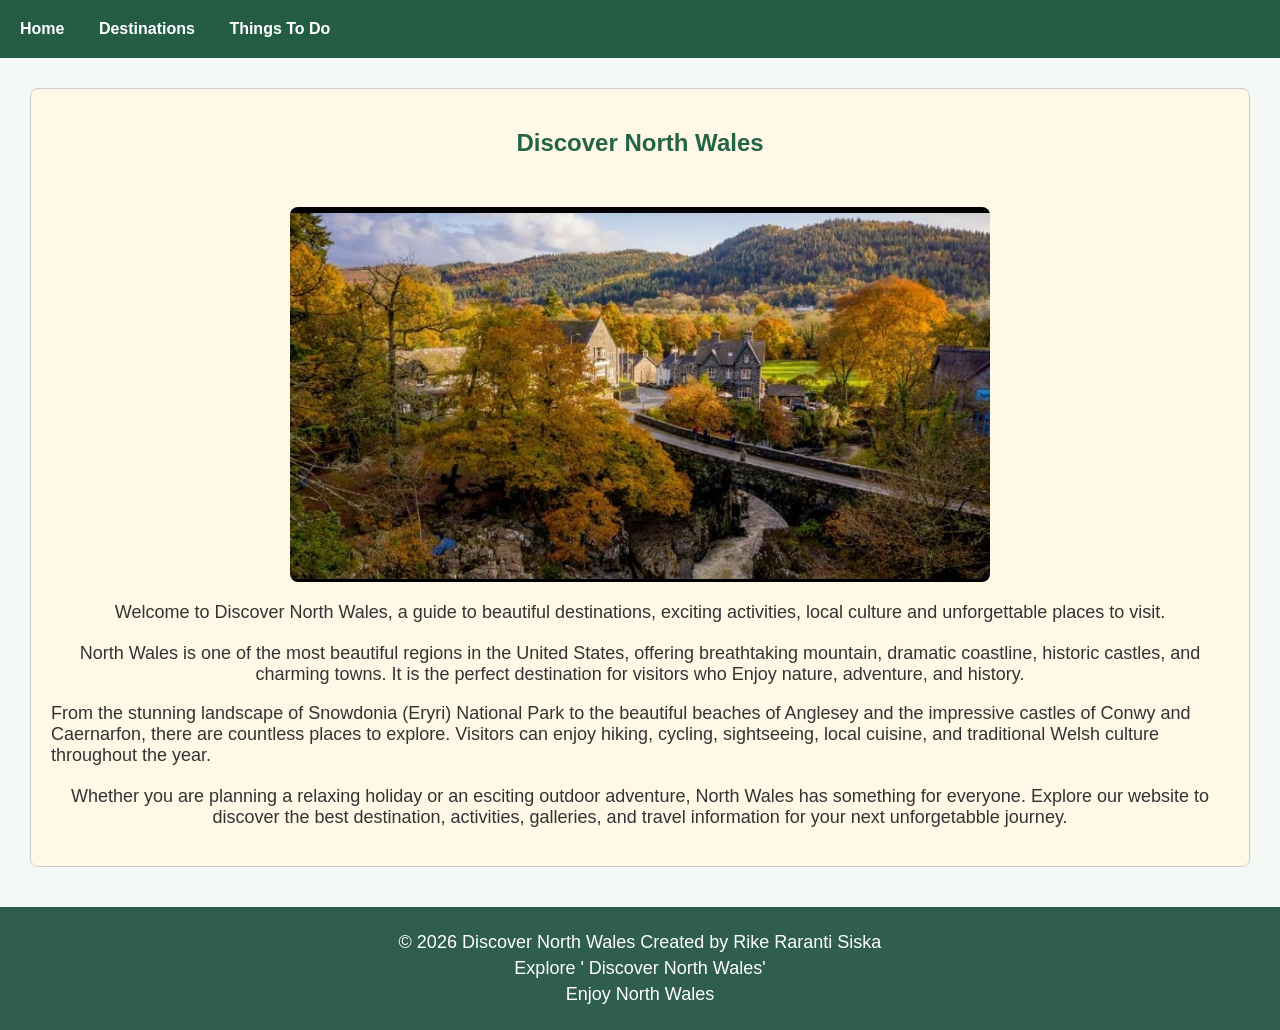
<file: index.html>
<!DOCTYPE html>
<html lang="en">

<head>
    <meta charset="UTF-8">
    <title>Discover North Wales</title>
	<link rel="stylesheet" href="css/Style.css">
</head>

<body>

    <nav>
        <a href="index.html">Home</a>
        <a href="destinations.html">Destinations</a>
        <a href="things-to-do.html">Things To Do</a>
    </nav>

<section class="card">

        <h1>Discover North Wales</h1>
	
	<img src="images/Snowdonia.jpg"
	     alt="Beautiful landscape in Snowdonia, North Wales"
		 class="home-image">
		 
   <p class="welcome-text">
    Welcome to Discover North Wales, a guide to beautiful destinations,
    exciting activities, local culture and unforgettable places to visit.
</p>

   <p class="welcome-text">
   North Wales is one of the most beautiful regions in the United States, offering breathtaking mountain,
   dramatic coastline, historic castles, and charming towns. It is the perfect destination for visitors who Enjoy
   nature, adventure, and history. 
</p>
 
   <p class="welocome-text">
   From the stunning landscape of Snowdonia (Eryri) National Park to the beautiful beaches of Anglesey and the impressive
   castles of Conwy and Caernarfon, there are countless places to explore. Visitors can enjoy hiking, cycling, sightseeing,
   local cuisine, and traditional Welsh culture throughout the year.
</p>

   <p class="welcome-text">
   Whether you are planning a relaxing holiday or an esciting outdoor adventure, North Wales has something for everyone. 
   Explore our website to discover the best destination, activities, galleries, and travel information for your next 
   unforgetabble journey.
</p>


</section>

</body>

<footer>
    <p>&copy; 2026 Discover North Wales  Created by Rike Raranti Siska</p>
	<p>Explore ' Discover North Wales'</p>
	<p>Enjoy North Wales</p>
	
</footer>

</html>
</file>
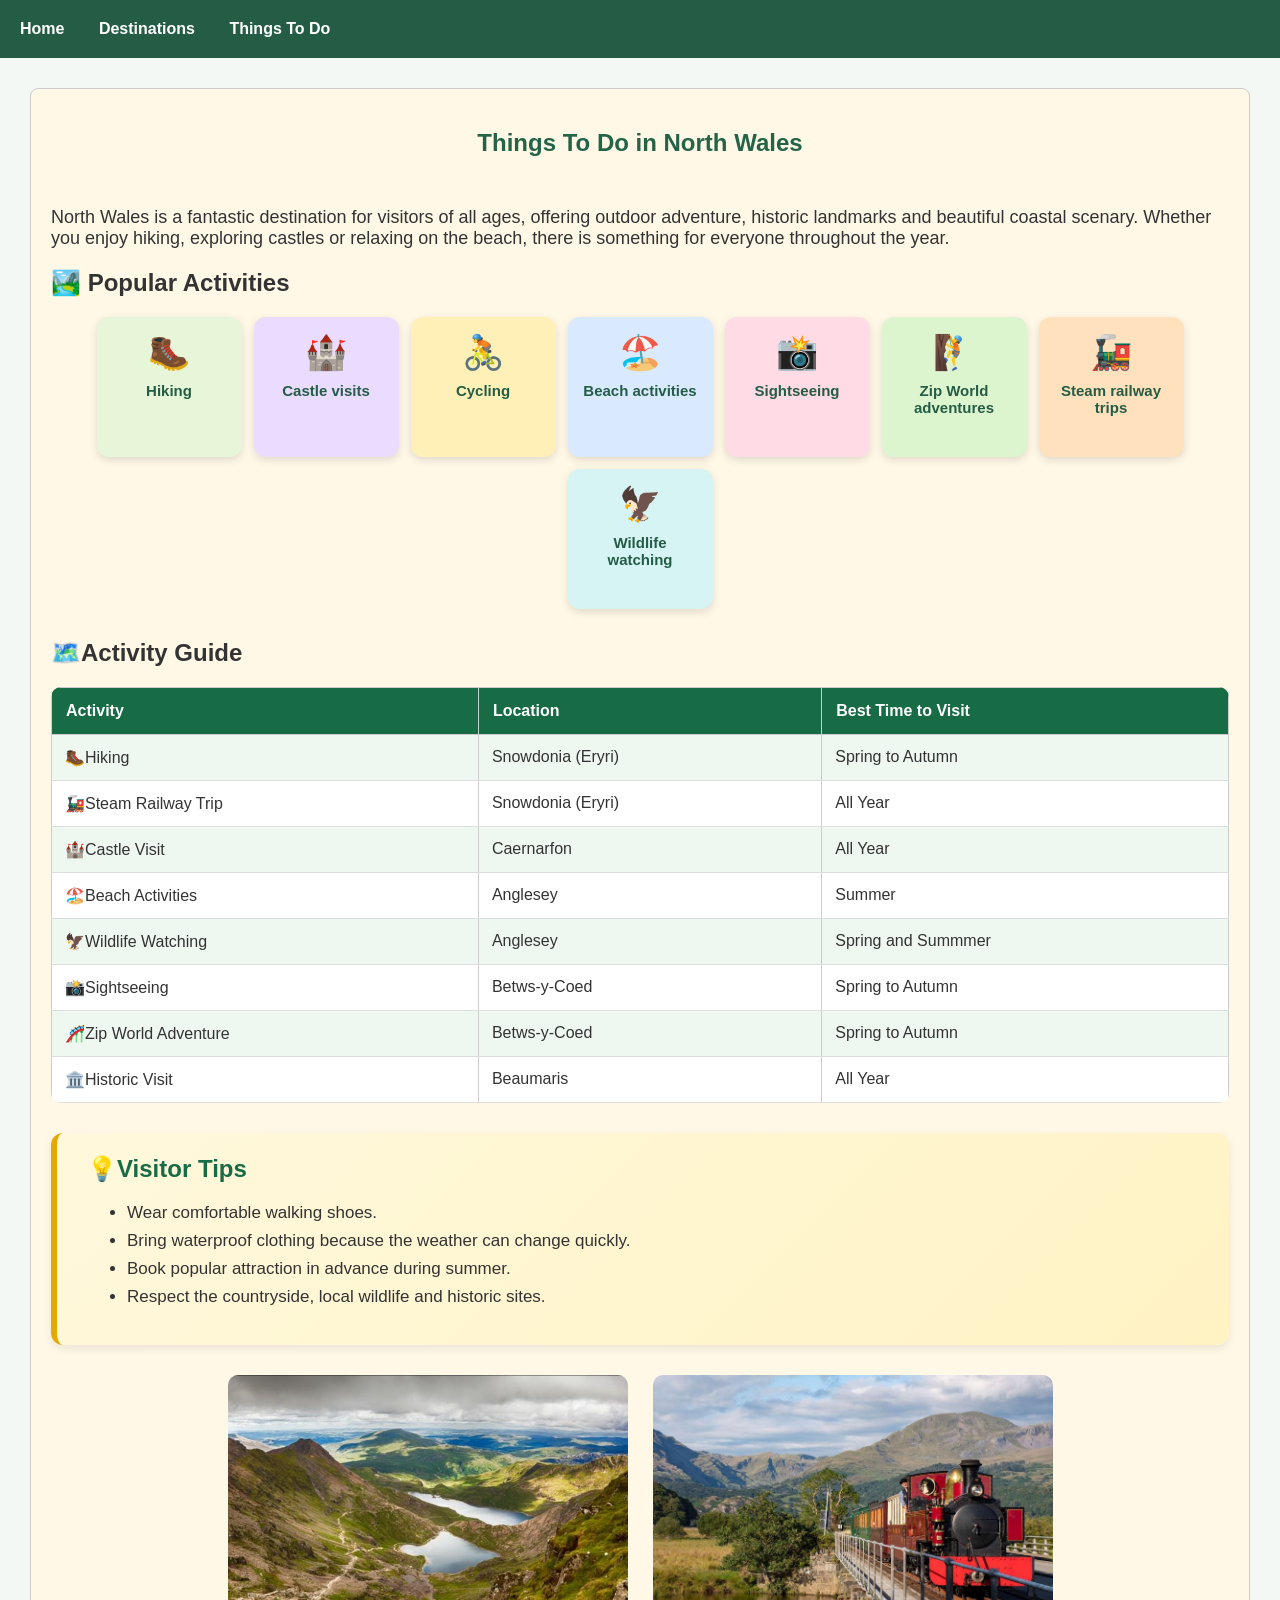
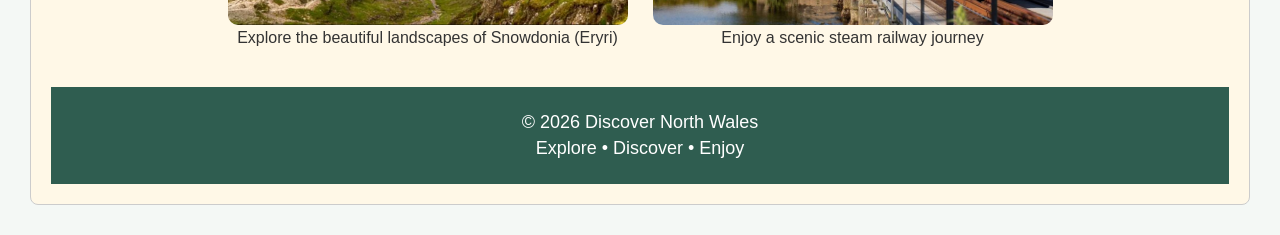
<file: things-to-do.html>
<!DOCTYPE html>
<html lang="en">

<head>
    <meta charset="UTF-8">
    <title>Things To Do - Discover North Wales</title>
    <link rel="stylesheet" href="css/Style.css">
</head>

<body>

    <nav>
        <a href="index.html">Home</a>
        <a href="destinations.html">Destinations</a>
        <a href="things-to-do.html">Things To Do</a>
    </nav>

    <section class="card">

        <h1>Things To Do in North Wales</h1>

        <p>
            North Wales is a fantastic destination for visitors of all ages, offering outdoor adventure,
			historic landmarks and beautiful coastal scenary.
			Whether you enjoy hiking, exploring castles or relaxing on the beach, there is something for
			everyone throughout the year.
        </p>

        <h2>🏞️ Popular Activities</h2>

<div class="activity-cards">

    <div class="activity-card">🥾<span>Hiking</span></div>

    <div class="activity-card">🏰<span>Castle visits</span></div>

    <div class="activity-card">🚴<span>Cycling</span></div>

    <div class="activity-card">🏖️<span>Beach activities</span></div>

    <div class="activity-card">📸<span>Sightseeing</span></div>

    <div class="activity-card">🧗<span>Zip World adventures</span></div>

    <div class="activity-card">🚂<span>Steam railway trips</span></div>

    <div class="activity-card">🦅<span>Wildlife watching</span></div>

</div>

		<h2>🗺️Activity Guide</h2>

<table>
    <tr>
        <th>Activity</th>
        <th>Location</th>
        <th>Best Time to Visit</th>
    </tr>

    <tr>
        <td>🥾Hiking</td>
        <td>Snowdonia (Eryri)</td>
        <td>Spring to Autumn</td>
    </tr>

    <tr>
	    <td>🚂Steam Railway Trip</td>
		<td>Snowdonia (Eryri)</td>
		<td>All Year</td>
	</tr>
	
    <tr>
        <td>🏰Castle Visit</td>
        <td>Caernarfon</td>
        <td>All Year</td>
    </tr>

    <tr>
        <td>🏖️Beach Activities</td>
        <td>Anglesey</td>
        <td>Summer</td>
    </tr>
	
	<tr>
	    <td>🦅Wildlife Watching</td>
		<td>Anglesey</td>
		<td>Spring and Summmer</td>

    <tr>
        <td>📸Sightseeing</td>
        <td>Betws-y-Coed</td>
        <td>Spring to Autumn</td>
    </tr>
	
	<tr>
	    <td>🎢Zip World Adventure</td>
		<td>Betws-y-Coed</td>
		<td>Spring to Autumn</td>
	</tr>

    <tr>
        <td>🏛️Historic Visit</td>
        <td>Beaumaris</td>
        <td>All Year</td>
    </tr>
	
</table>

<section class="visitors-tips">
    <h2>💡Visitor Tips</h2>
	<ul>
	   <li>Wear comfortable walking shoes.</li>
	   <li>Bring waterproof clothing because the weather can change quickly.</li>
	   <li>Book popular attraction in advance during summer.</li>
	   <li>Respect the countryside, local wildlife and historic sites.</li>
	</ul>
</section>

<div class="activity-images" style="display:flex; justify-content:center; gap:25px;
margin:30px 0;">

    <figure style="width:400px; margin:0; text-align:center;">
        <img src="images/Snowdonia1.png" 
		     alt="Mountain scenery in Snowdonia"
			 style="width:400px; height:250px; object-fit:cover; border-radius:10px">
        <figcaption>
            Explore the beautiful landscapes of Snowdonia (Eryri)
        </figcaption>
    </figure>

    <figure style="width:400px; margin:0; text-align:center;">
        <img src="images/Railway.png" 
		     alt="Steam railway in North Wales"
			 style="width:400px; height:250px; object-fit:cover; border-radius:10px">
	    <figcaption>
            Enjoy a scenic steam railway journey
        </figcaption>
    </figure>

</div>

<footer>
    <p>&copy; 2026 Discover North Wales</p>
	<p>Explore • Discover • Enjoy</p>
</footer>


</body>

</html>
</file>
<file: css/Style.css>
body {
    font-family: Arial, sans-serif;
    margin: 0;
    background-color: #f4f8f5;
    color: #333333;
}

nav {
    background-color: #245c45;
    padding: 20px;
}

nav a {
    color: white;
    text-decoration: none;
	margin-right: 30px;
	font-weight: bold;
}

h1 {
    color: #245c45;
}

p {
    font-size: 18px;
}

.card {
    background-color: #fff8e7;
    border: 1px solid #cccccc;
    padding: 20px;
    margin: 30px;
    border-radius: 8px;
}


.destination-image {
    width: 350px;
    max-width: 100%;
    height: auto;
    border-radius: 8px;
    display: block;
    margin: 20px auto;
}

.destination-card {
    border: 1px solid #cccccc;
    padding: 30px;
    margin: 20px 0;
    border-radius: 8px;
    background-color: #ffffff;
}

table {
    width: 100%;
    border-collapse: collapse;
    margin-top: 20px;
}

th, td {
    border: 1px solid #cccccc;
    padding: 12px;
    text-align: left;
}

th {
    background-color: #245c45;
    color: white;
}

tr:nth-child(even) {
    background-color: #f2f2f2;
}

.home-image {
    width: 700px;
    max-width: 100%;
    height: auto;
    display: block;
    margin: 20px auto;
    border-radius: 8px;
}


h1{
    text-align: center;
    color: #236447;
	margin-bottom: 50px;
}

.welcome-text {
    text-align: center;
    margin-top: 20px;
}

footer {
	background-color: #2f5d50
	color: white;
	text-align: center;
	padding: 20px
	margin-top: 40px;
}

footer p {
	margin: 5px;
}

footer {
	background-color: #2f5d50;
	color: white;
	text-align: center;
	padding: 20px;
    margin-top: 40px
}

footer p {
	margin: 5px;
}

.visitors-tips {
    background-color: #fff8dc;
    padding: 20px 30px;
    margin: 30px;
    border-radius: 10px;
    border-left: 5px solid #d4a017;
}

.visitors-tips h2 {
    margin-top: 0;
    color: #245c45;
}

table tr:hover td {
    background-color: #d9ead3;
    transition: background-color 0.3s ease;
}

.activity-images {
    margin-bottom: 40px;
}

.activity-cards {
    display: flex;
    flex-wrap: wrap;
    justify-content: center;
    gap: 12px;
    margin: 20px 0 30px;
}

.activity-card {
    width: 115px;
    min-height: 110px;
    padding: 15px;
    background-color: #eef8e9;
    border-radius: 12px;
    text-align: center;
    font-size: 34px;
    box-shadow: 0 3px 8px rgba(0,0,0,0.12);
}

.activity-card span {
    display: block;
    margin-top: 10px;
    font-size: 15px;
    font-weight: bold;
    color: #245c45;
}

/* Different colours for Popular Activities */

.activity-card:nth-child(1) {
    background-color: #e7f6d9;
}

.activity-card:nth-child(2) {
    background-color: #eadcff;
}

.activity-card:nth-child(3) {
    background-color: #fff0b8;
}

.activity-card:nth-child(4) {
    background-color: #d9eaff;
}

.activity-card:nth-child(5) {
    background-color: #ffdce5;
}

.activity-card:nth-child(6) {
    background-color: #ddf5cf;
}

.activity-card:nth-child(7) {
    background-color: #ffe1bd;
}

.activity-card:nth-child(8) {
    background-color: #d7f4f5;
}

/* Activity Guide table */

table {
    width: 100%;
    border-collapse: collapse;
    margin-top: 20px;
    border-radius: 10px;
    overflow: hidden;
}

th {
    background-color: #176b45;
    color: white;
    padding: 14px;
    text-align: left;
}

td {
    padding: 13px;
    border-bottom: 1px solid #dddddd;
}

/* alternating rows */
tr:nth-child(even) {
    background-color: #eef8f1;
}

tr:nth-child(odd) {
    background-color: #ffffff;
}

/* colour when mouse touches a row */
tr:hover {
    background-color: #fff2bd;
    transition: 0.3s;
}

.visitors-tips {
    background: linear-gradient(135deg, #fff8dc, #fff3c4);
    border-left: 6px solid #e5a800;
    padding: 22px 30px;
    margin: 30px 0;
    border-radius: 12px;
    box-shadow: 0 4px 10px rgba(0,0,0,0.08);
}

.visitors-tips h2 {
    color: #176b45;
    margin-top: 0;
}

.visitors-tips li {
    margin: 8px 0;
    font-size: 17px;
}

.activity-images img {
    transition: transform 0.3s ease, box-shadow 0.3s ease;
}

.activity-images img:hover {
    transform: scale(1.03);
    box-shadow: 0 8px 18px rgba(0, 0, 0, 0.20);
}

/* Colourful Destination Cards */

.destination-card:nth-of-type(1) {
    background-color: #e3f2fd;   /* soft blue */
}

.destination-card:nth-of-type(2) {
    background-color: #fff3cd;   /* soft yellow */
}

.destination-card:nth-of-type(3) {
    background-color: #e8f5e9;   /* soft green */
}

.destination-card:nth-of-type(4) {
    background-color: #fce4ec;   /* soft pink */
}

.destination-card:nth-of-type(5) {
    background-color: #ede7f6;   /* soft purple */
}

.destination-card {
    border-radius: 15px;
    padding: 25px;
    margin: 25px 0;
    box-shadow: 0 4px 10px rgba(0,0,0,0.08);
    transition: transform 0.3s ease, box-shadow 0.3s ease;
}

.destination-card:hover {
    transform: translateY(-5px);
    box-shadow: 0 8px 18px rgba(0,0,0,0.15);
}

.destination-card {
    background-color: #e8f5e9;
    border-radius: 15px;
    padding: 25px;
    margin: 25px 0;
    box-shadow: 0 4px 12px rgba(0,0,0,0.10);
}

/* Different colours for destination cards */

.destination-card.anglesey {
    background-color: #ffe5d4; !important;
}

.destination-card.beaumaris {
    background-color: #fff1c7;
}

.destination-card.betws {
    background-color: #e3f5d8;
}

.destination-card.caernarfon {
    background-color: #ffe0e8;
}

.destination-card.snowdonia {
    background-color: #eee2ff;
}

.destination-card {
    transition: transform 0.3s ease, box-shadow 0.3s ease;
}

.destination-card:hover {
    transform: translateY(-5px);
    box-shadow: 0 8px 18px rgba(0, 0, 0, 0.15);
}

.destination-card h2,
.destination-card p {
    max-width: 900px;
    margin-left: auto;
    margin-right: auto;
}

.destination-card h2 {
    text-align: center;
    color: #245c45;
    font-size: 28px;
    margin-top: 25px;
}

.destination-card p {
    font-size: 17px;
    line-height: 1.6;
}

.destination-text {
    max-width: 900px;
    margin: 25px auto;
    padding: 0 20px;
}

.destination-text h2 {
    text-align: center;
    color: #245c45;
    font-size: 28px;
    margin-bottom: 15px;
}

.destination-text p {
    font-size: 17px;
    line-height: 1.6;
}

.destination-card {
    border-bottom: 2px solid #e0b84f !important;
}

/* Centre destination images and captions */
.images-gallery {
    display: flex;
    flex-direction: column;
    align-items: center;
}

.images-gallery figure {
    width: 500px;
    max-width: 90%;
    margin: 25px auto;
    text-align: center;
}

.images-gallery figure img {
    display: block;
    width: 100%;
    height: auto;
    margin: 0 auto;
}

.images-gallery figcaption {
    text-align: center;
    margin-top: 8px;
}

/* Centre ALL destination figures */
.destination-card figure {
    text-align: center;
    margin: 25px auto;
}

.destination-card figcaption {
    text-align: center;
    margin-top: 8px;
}
</file>
